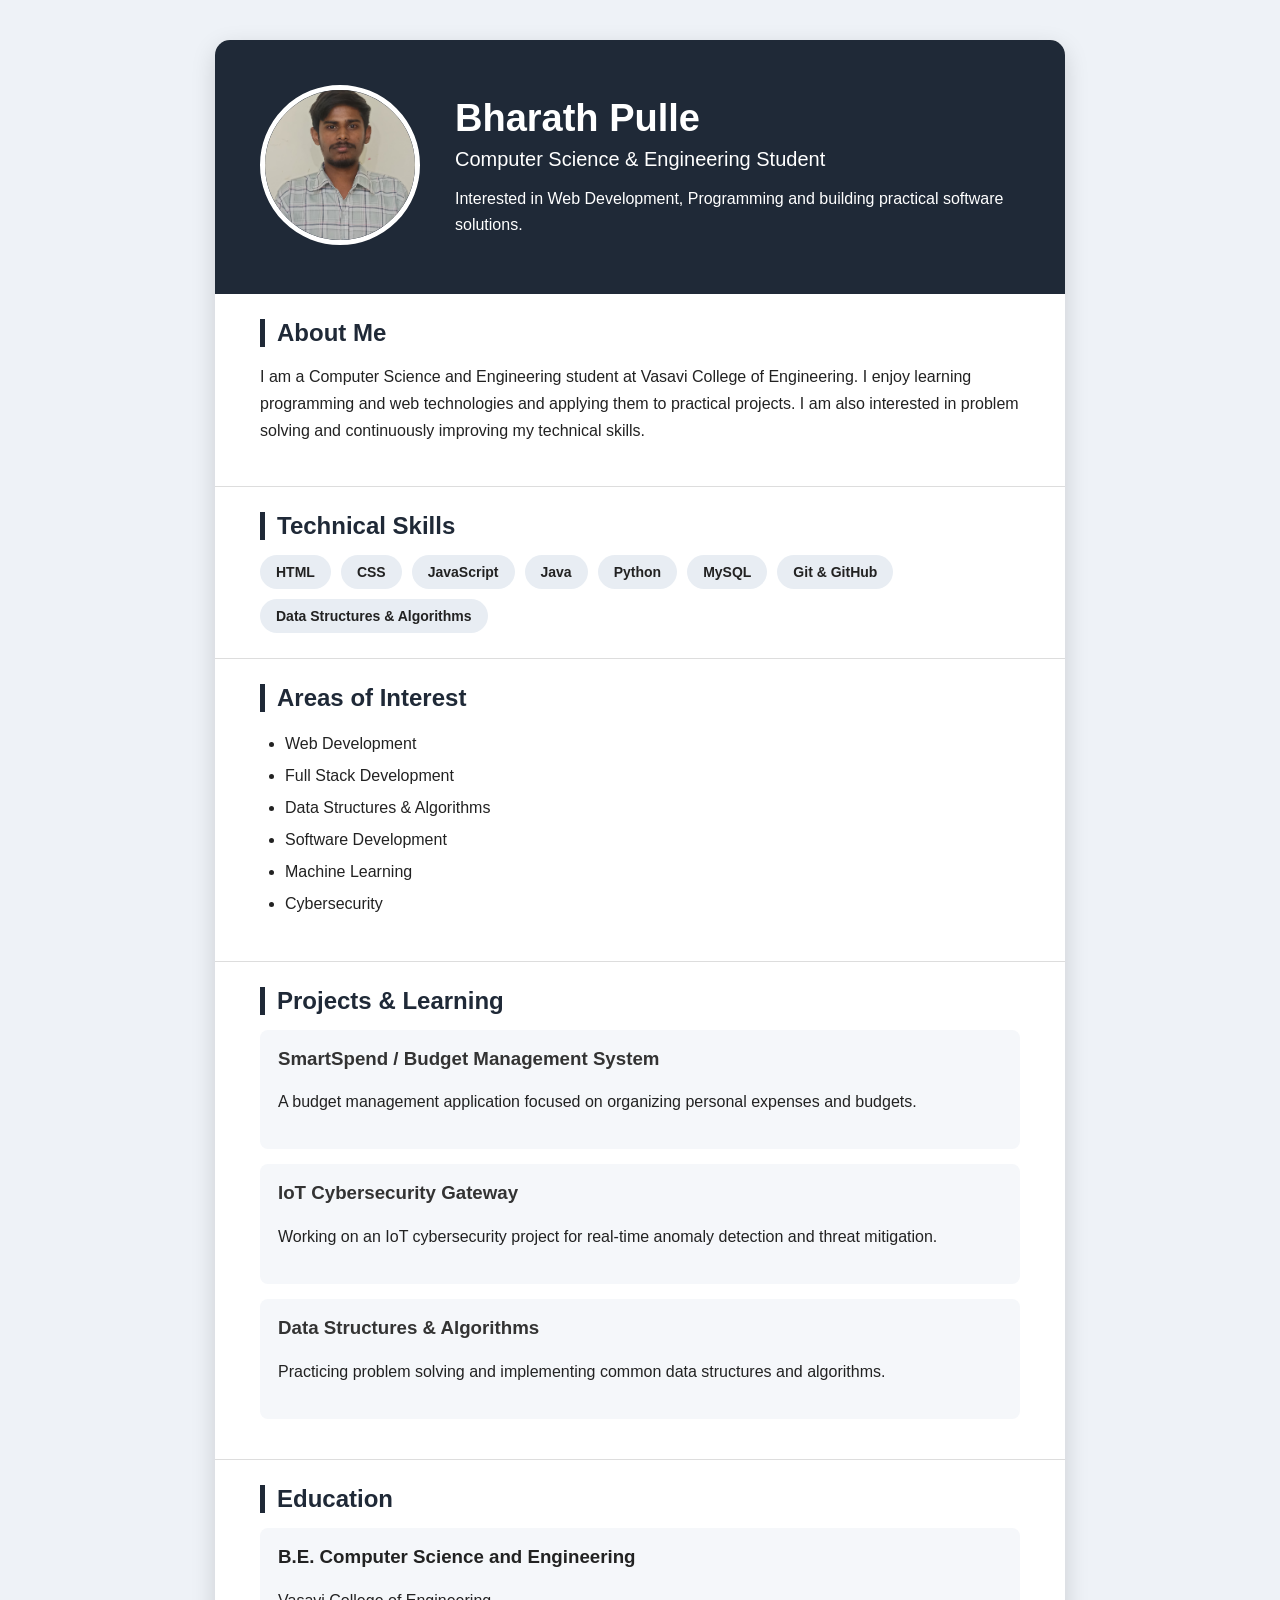
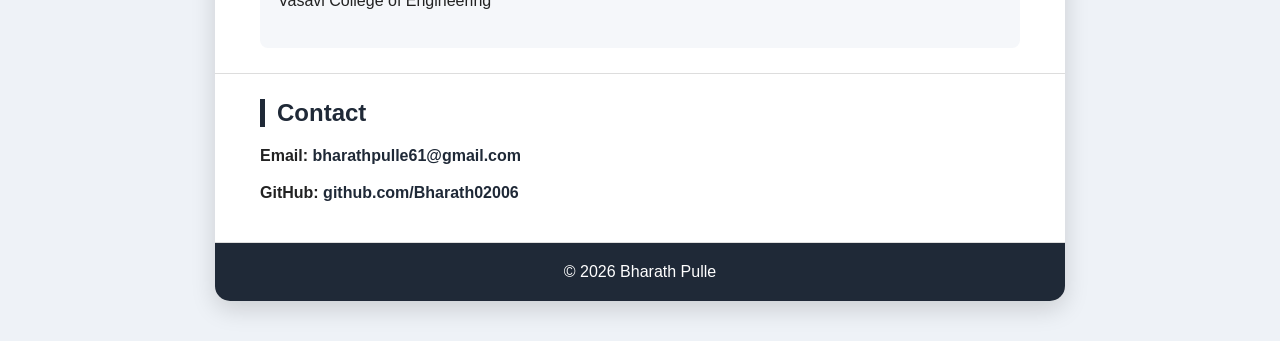
<file: About-Me-Final/index.html>
<!DOCTYPE html>
<html lang="en">
<head>
    <meta charset="UTF-8">
    <meta name="viewport" content="width=device-width, initial-scale=1.0">
    <title>Bharath Pulle | About Me</title>
    <link rel="stylesheet" href="style.css">
</head>

<body>

    <div class="profile-card">

        <header>
            <div class="profile-image">
                <img src="photo.jpg" alt="Bharath Pulle">
            </div>

            <div class="header-content">
                <h1>Bharath Pulle</h1>
                <h3>Computer Science & Engineering Student</h3>
                <p>
                    Interested in Web Development, Programming and
                    building practical software solutions.
                </p>
            </div>
        </header>

        <section>
            <h2>About Me</h2>
            <p>
                I am a Computer Science and Engineering student at
                Vasavi College of Engineering. I enjoy learning
                programming and web technologies and applying them
                to practical projects. I am also interested in
                problem solving and continuously improving my
                technical skills.
            </p>
        </section>

        <section>
            <h2>Technical Skills</h2>

            <div class="skills">
                <span>HTML</span>
                <span>CSS</span>
                <span>JavaScript</span>
                <span>Java</span>
                <span>Python</span>
                <span>MySQL</span>
                <span>Git & GitHub</span>
                <span>Data Structures & Algorithms</span>
            </div>
        </section>

        <section>
            <h2>Areas of Interest</h2>

            <ul>
                <li>Web Development</li>
                <li>Full Stack Development</li>
                <li>Data Structures & Algorithms</li>
                <li>Software Development</li>
                <li>Machine Learning</li>
                <li>Cybersecurity</li>
            </ul>
        </section>

        <section>
            <h2>Projects & Learning</h2>

            <div class="project">
                <h3>SmartSpend / Budget Management System</h3>
                <p>
                    A budget management application focused on
                    organizing personal expenses and budgets.
                </p>
            </div>

            <div class="project">
                <h3>IoT Cybersecurity Gateway</h3>
                <p>
                    Working on an IoT cybersecurity project for
                    real-time anomaly detection and threat mitigation.
                </p>
            </div>

            <div class="project">
                <h3>Data Structures & Algorithms</h3>
                <p>
                    Practicing problem solving and implementing
                    common data structures and algorithms.
                </p>
            </div>
        </section>

        <section>
            <h2>Education</h2>

            <div class="education-box">
                <h3>B.E. Computer Science and Engineering</h3>
                <p>Vasavi College of Engineering</p>
            </div>
        </section>

        <section>
            <h2>Contact</h2>

            <div class="contact">
                <p>
                    <strong>Email:</strong>
                    <a href="mailto:bharathpulle61@gmail.com">
                        bharathpulle61@gmail.com
                    </a>
                </p>

                <p>
                    <strong>GitHub:</strong>
                    <a href="https://github.com/Bharath02006" target="_blank">
                        github.com/Bharath02006
                    </a>
                </p>
            </div>
        </section>

        <footer>
            <p>© 2026 Bharath Pulle</p>
        </footer>

    </div>

</body>
</html>
</file>
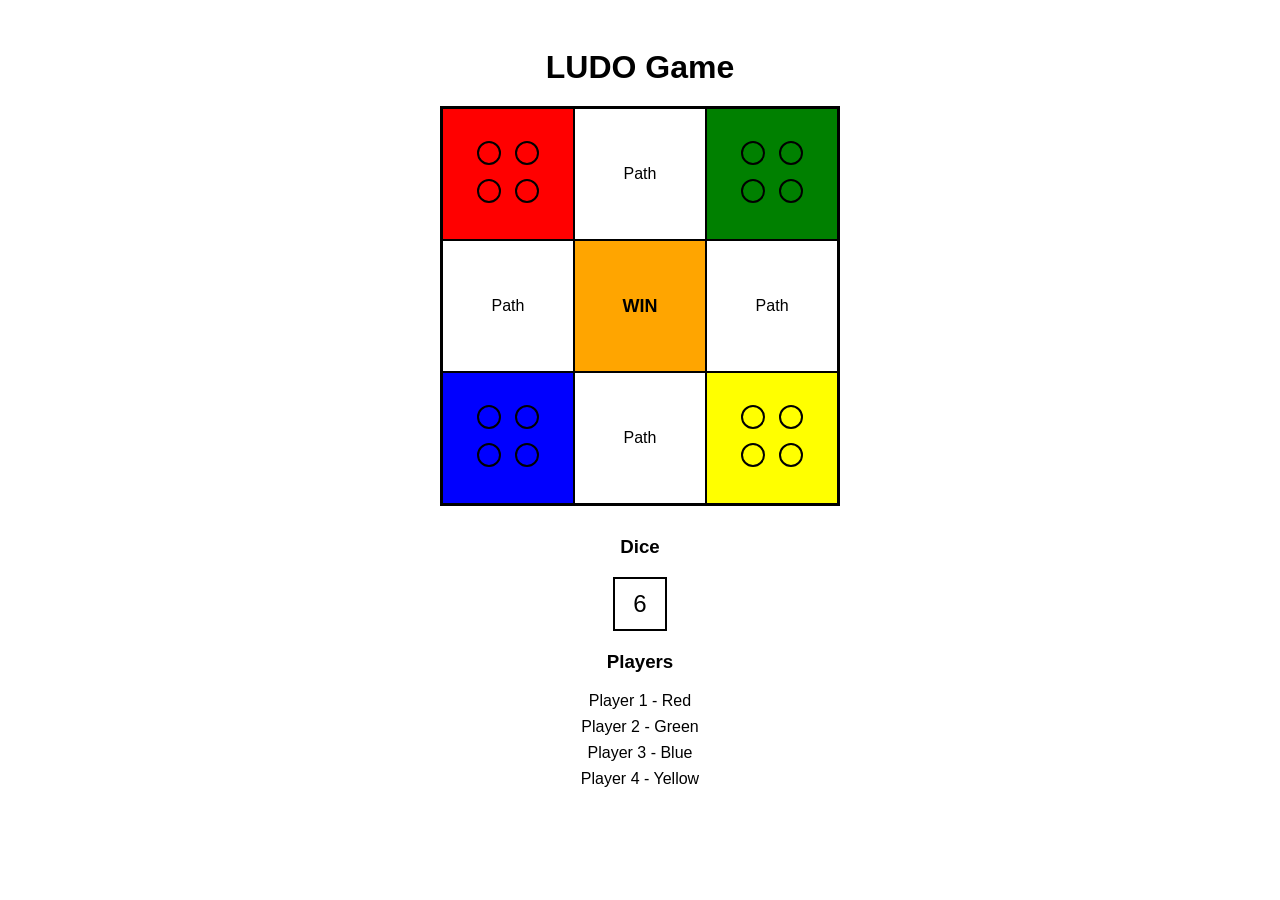
<file: Assignment1/task1-ludo.html>
<!DOCTYPE html>
<html lang="en">
<head>
    <meta charset="UTF-8">
    <title>Ludo Game Board</title>
    <style>
        body {
            font-family: Arial, sans-serif;
            text-align: center;
            padding: 20px;
        }

        h1 {
            margin-bottom: 20px;
        }

        .board {
            width: 400px;
            height: 400px;
            margin: 0 auto;
            border: 3px solid black;
            border-collapse: collapse;
        }

        .board td {
            border: 2px solid black;
            width: 33%;
            height: 120px;
            text-align: center;
            vertical-align: middle;
        }

        .red {
            background-color: red;
        }

        .green {
            background-color: green;
        }

        .blue {
            background-color: blue;
        }

        .yellow {
            background-color: yellow;
        }

        .path {
            background-color: white;
        }

        .center {
            background-color: orange;
            font-weight: bold;
            font-size: 18px;
        }

        .token {
            width: 20px;
            height: 20px;
            border-radius: 50%;
            border: 2px solid black;
            display: inline-block;
            margin: 5px;
        }

        .token-red { background-color: red; }
        .token-green { background-color: green; }
        .token-blue { background-color: blue; }
        .token-yellow { background-color: yellow; }

        .dice-section {
            margin-top: 30px;
        }

        .dice {
            width: 50px;
            height: 50px;
            border: 2px solid black;
            background-color: white;
            font-size: 24px;
            line-height: 50px;
            margin: 10px auto;
        }

        .players {
            margin-top: 20px;
        }

        .players p {
            margin: 8px;
            font-size: 16px;
        }
    </style>
</head>
<body>

    <h1>LUDO Game</h1>

    <!-- Ludo Board -->
    <table class="board">
        <tr>
            <td class="red">
                <div class="token token-red"></div>
                <div class="token token-red"></div>
                <br>
                <div class="token token-red"></div>
                <div class="token token-red"></div>
            </td>
            <td class="path">Path</td>
            <td class="green">
                <div class="token token-green"></div>
                <div class="token token-green"></div>
                <br>
                <div class="token token-green"></div>
                <div class="token token-green"></div>
            </td>
        </tr>
        <tr>
            <td class="path">Path</td>
            <td class="center">WIN</td>
            <td class="path">Path</td>
        </tr>
        <tr>
            <td class="blue">
                <div class="token token-blue"></div>
                <div class="token token-blue"></div>
                <br>
                <div class="token token-blue"></div>
                <div class="token token-blue"></div>
            </td>
            <td class="path">Path</td>
            <td class="yellow">
                <div class="token token-yellow"></div>
                <div class="token token-yellow"></div>
                <br>
                <div class="token token-yellow"></div>
                <div class="token token-yellow"></div>
            </td>
        </tr>
    </table>

    <!-- Dice Section -->
    <div class="dice-section">
        <h3>Dice</h3>
        <div class="dice">6</div>
    </div>

    <!-- Player Names -->
    <div class="players">
        <h3>Players</h3>
        <p>Player 1 - Red</p>
        <p>Player 2 - Green</p>
        <p>Player 3 - Blue</p>
        <p>Player 4 - Yellow</p>
    </div>

</body>
</html>
</file>
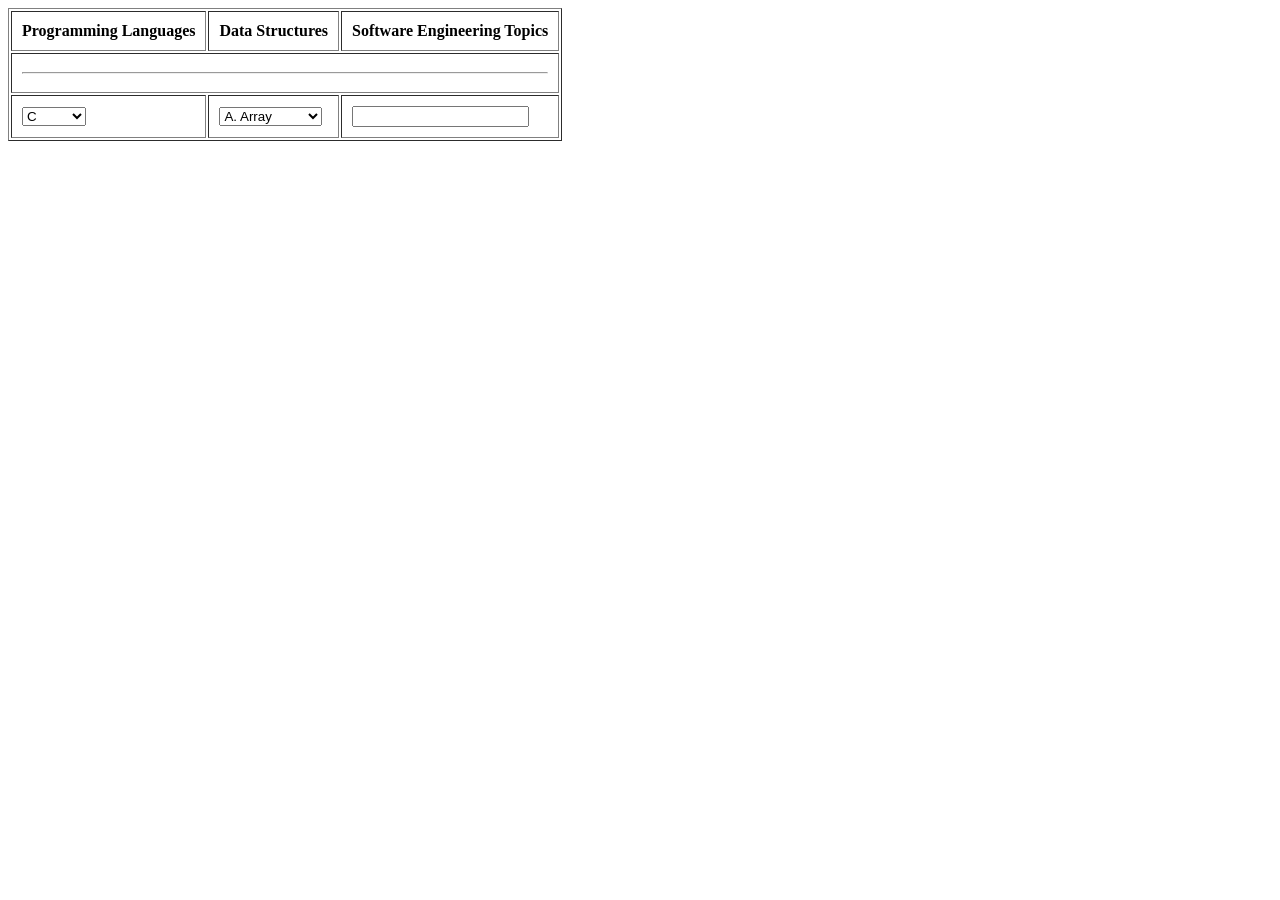
<file: Assignment1/task2-courses.html>
<!DOCTYPE html>
<html lang="en">
<head>
    <meta charset="UTF-8">
    <title>Categorized Course Lists</title>
</head>
<body>

    <table border="1" cellpadding="10">
        <tr>
            <td><b>Programming Languages</b></td>
            <td><b>Data Structures</b></td>
            <td><b>Software Engineering Topics</b></td>
        </tr>
        <tr>
            <td colspan="3"><hr></td>
        </tr>
        <tr>
            <td>
                <select>
                    <option>C</option>
                    <option>C++</option>
                    <option>Java</option>
                    <option>Python</option>
                </select>
            </td>
            <td>
                <select>
                    <option>A. Array</option>
                    <option>B. Linked List</option>
                    <option>C. Stack</option>
                    <option>D. Queue</option>
                </select>
            </td>
            <td>
                <input list="software-engineering">
                <datalist id="software-engineering">
                    <option value="101. SDLC"></option>
                    <option value="102. Agile Model"></option>
                    <option value="103. Waterfall Model"></option>
                    <option value="104. UML Diagrams"></option>
                    <option value="105. Testing Techniques"></option>
                </datalist>
            </td>
        </tr>
    </table>

</body>
</html>
</file>
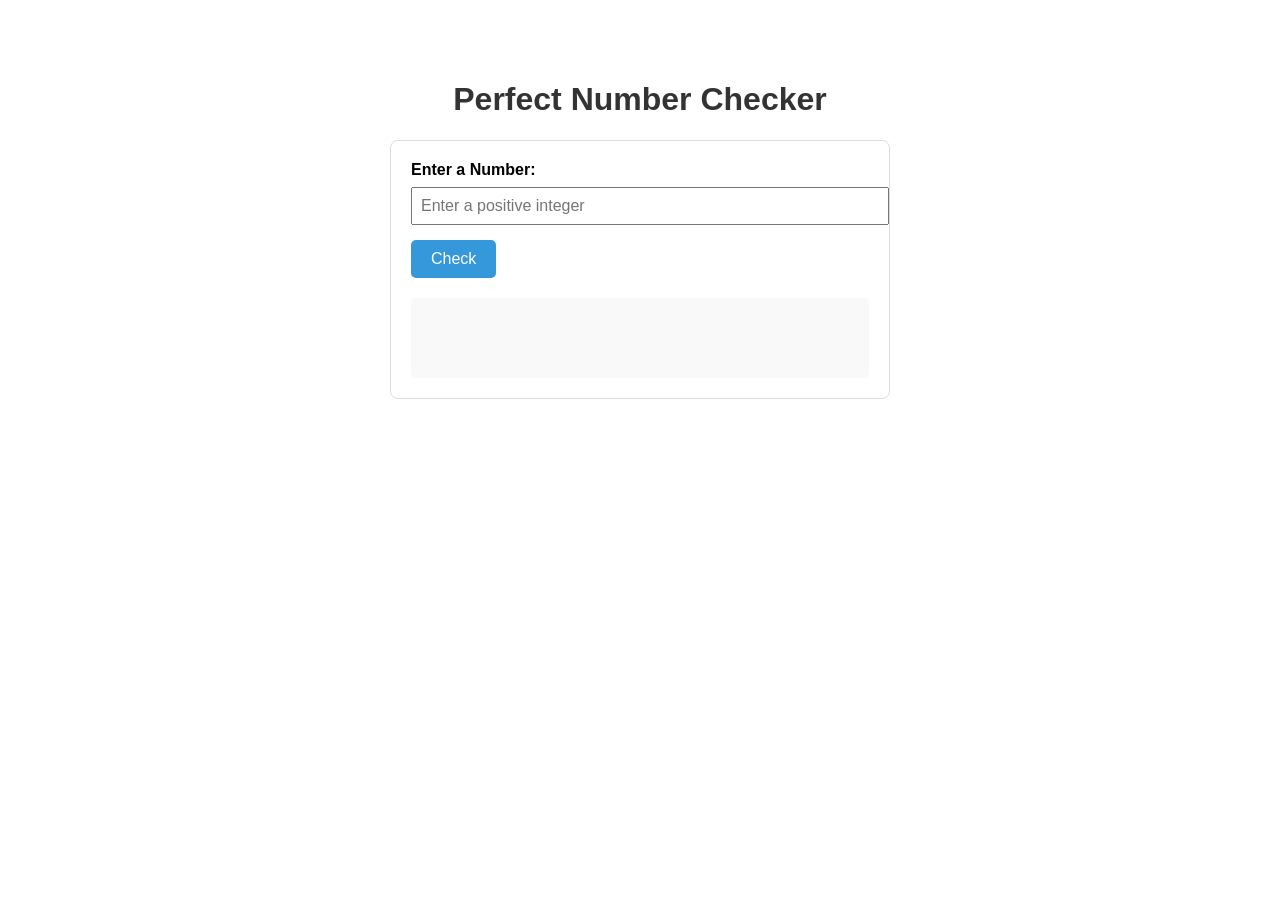
<file: Assignment1/task3-perfect-number.html>
<!DOCTYPE html>
<html lang="en">
<head>
    <meta charset="UTF-8">
    <meta name="viewport" content="width=device-width, initial-scale=1.0">
    <title>Perfect Number Checker</title>
    <style>
        body {
            font-family: Arial, sans-serif;
            max-width: 500px;
            margin: 40px auto;
            padding: 20px;
        }

        h1 {
            text-align: center;
            color: #333;
        }

        .container {
            border: 1px solid #ddd;
            padding: 20px;
            border-radius: 8px;
        }

        label {
            display: block;
            margin-bottom: 8px;
            font-weight: bold;
        }

        input {
            width: 100%;
            padding: 8px;
            font-size: 16px;
            margin-bottom: 15px;
        }

        button {
            padding: 10px 20px;
            font-size: 16px;
            cursor: pointer;
            background-color: #3498db;
            color: white;
            border: none;
            border-radius: 5px;
        }

        button:hover {
            background-color: #2980b9;
        }

        #result {
            margin-top: 20px;
            padding: 15px;
            background-color: #f9f9f9;
            border-radius: 5px;
            min-height: 50px;
        }
    </style>
</head>
<body>
    <h1>Perfect Number Checker</h1>

    <div class="container">
        <label for="number">Enter a Number:</label>
        <input type="number" id="number" placeholder="Enter a positive integer">

        <button onclick="checkPerfectNumber()">Check</button>

        <div id="result"></div>
    </div>

    <script>
        // Function to check if a number is perfect
        function isPerfect(num) {
            if (num <= 1) {
                return false;
            }

            var sum = 0;
            for (var i = 1; i < num; i++) {
                if (num % i === 0) {
                    sum = sum + i;
                }
            }

            return sum === num;
        }

        // Function to find nearest perfect number less than given number
        function findNearestPerfect(num) {
            for (var i = num - 1; i >= 1; i--) {
                if (isPerfect(i)) {
                    return i;
                }
            }
            return null;
        }

        // Main function to check the input number
        function checkPerfectNumber() {
            var input = document.getElementById("number").value;
            var num = parseInt(input);
            var resultDiv = document.getElementById("result");

            if (isNaN(num) || num < 1) {
                resultDiv.innerHTML = "Please enter a valid positive integer.";
                return;
            }

            if (isPerfect(num)) {
                resultDiv.innerHTML = num + " is a Perfect Number.";
            } else {
                var nearest = findNearestPerfect(num);
                if (nearest !== null) {
                    resultDiv.innerHTML = num + " is NOT a Perfect Number.<br>" +
                        "Nearest Perfect Number less than " + num + " is: " + nearest;
                } else {
                    resultDiv.innerHTML = num + " is NOT a Perfect Number.<br>" +
                        "No Perfect Number found less than " + num + ".";
                }
            }
        }
    </script>
</body>
</html>
</file>
<file: About-Me-Final/style.css>
* {
    box-sizing: border-box;
}

body {
    margin: 0;
    padding: 40px 20px;
    font-family: Arial, sans-serif;
    background: #eef2f7;
    color: #222;
}

.profile-card {
    max-width: 850px;
    margin: auto;
    background: white;
    border-radius: 15px;
    overflow: hidden;
    box-shadow: 0 8px 25px rgba(0, 0, 0, 0.15);
}

header {
    display: flex;
    align-items: center;
    gap: 35px;
    padding: 45px;
    background: #1f2937;
    color: white;
}

.profile-image img {
    width: 160px;
    height: 160px;
    object-fit: cover;
    border-radius: 50%;
    border: 5px solid white;
}

.header-content h1 {
    margin: 0 0 8px;
    font-size: 38px;
}

.header-content h3 {
    margin: 0 0 15px;
    font-size: 20px;
    font-weight: normal;
}

.header-content p {
    margin: 0;
    line-height: 1.6;
}

section {
    padding: 25px 45px;
    border-bottom: 1px solid #ddd;
}

section h2 {
    margin-top: 0;
    margin-bottom: 15px;
    font-size: 24px;
    color: #1f2937;
    border-left: 5px solid #1f2937;
    padding-left: 12px;
}

section p {
    line-height: 1.7;
}

.skills {
    display: flex;
    flex-wrap: wrap;
    gap: 10px;
}

.skills span {
    padding: 9px 16px;
    background: #e8edf3;
    border-radius: 20px;
    font-size: 14px;
    font-weight: bold;
}

ul {
    padding-left: 25px;
    line-height: 2;
}

.project {
    background: #f5f7fa;
    padding: 18px;
    margin-bottom: 15px;
    border-radius: 8px;
}

.project h3 {
    margin-top: 0;
    color: #333;
}

.education-box {
    background: #f5f7fa;
    padding: 18px;
    border-radius: 8px;
}

.education-box h3 {
    margin-top: 0;
}

.contact p {
    margin: 10px 0;
}

.contact a {
    color: #1f2937;
    font-weight: bold;
    text-decoration: none;
}

.contact a:hover {
    text-decoration: underline;
}

footer {
    text-align: center;
    padding: 20px;
    background: #1f2937;
    color: white;
}

footer p {
    margin: 0;
}

@media (max-width: 650px) {
    body {
        padding: 20px 10px;
    }

    header {
        flex-direction: column;
        text-align: center;
        padding: 30px 20px;
    }

    section {
        padding: 22px 25px;
    }

    .header-content h1 {
        font-size: 30px;
    }
}
</file>
